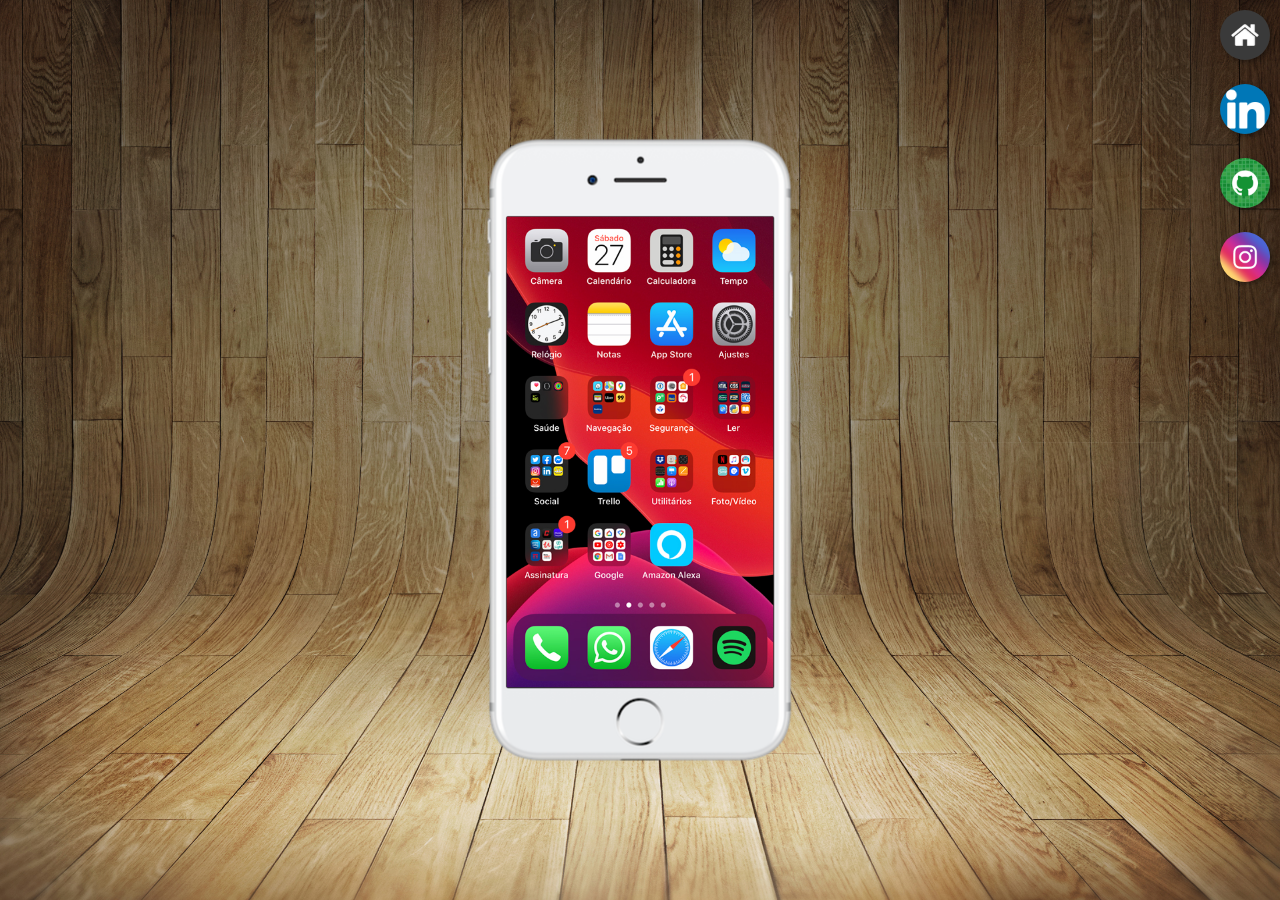
<file: index.html>
<!doctype html>
<html lang="pt-br">
  <head>
    <meta charset="UTF-8" />
    <meta name="viewport" content="width=device-width, initial-scale=1.0" />
    <link rel="stylesheet" href="estilo/style.css" />
    <link
      rel="shortcut icon"
      href="./imagens/favicon.ico"
      type="image/x-icon"
    />
    <title>Projeto Rede Social</title>
  </head>
  <body>
    <main>
      <section id="telefone">
        <iframe src="home.html" name="tela" id="tela" frameborder="0"></iframe>
      </section>
      <section id="rede_sociais">
        <a href="home.html" target="tela"
          ><img src="imagens/logo-home.jpg" alt="" class="icone"
        /></a>
        <br />
        <a href="linkedin.html" target="tela"
          ><img src="imagens/images.png" alt="logo-linkedin" class="icone"
        /></a>
        <br />
        <a href="github.html" target="tela"
          ><img src="imagens/logo-github.jpg" class="icone" alt="icone_gitHub"
        /></a>
        <br />
        <a href="instagram.html" target="tela"
          ><img
            src="imagens/logo-instagram.jpg"
            alt="icone-instagram"
            class="icone"
        /></a>
      </section>
    </main>
  </body>
</html>
</file>
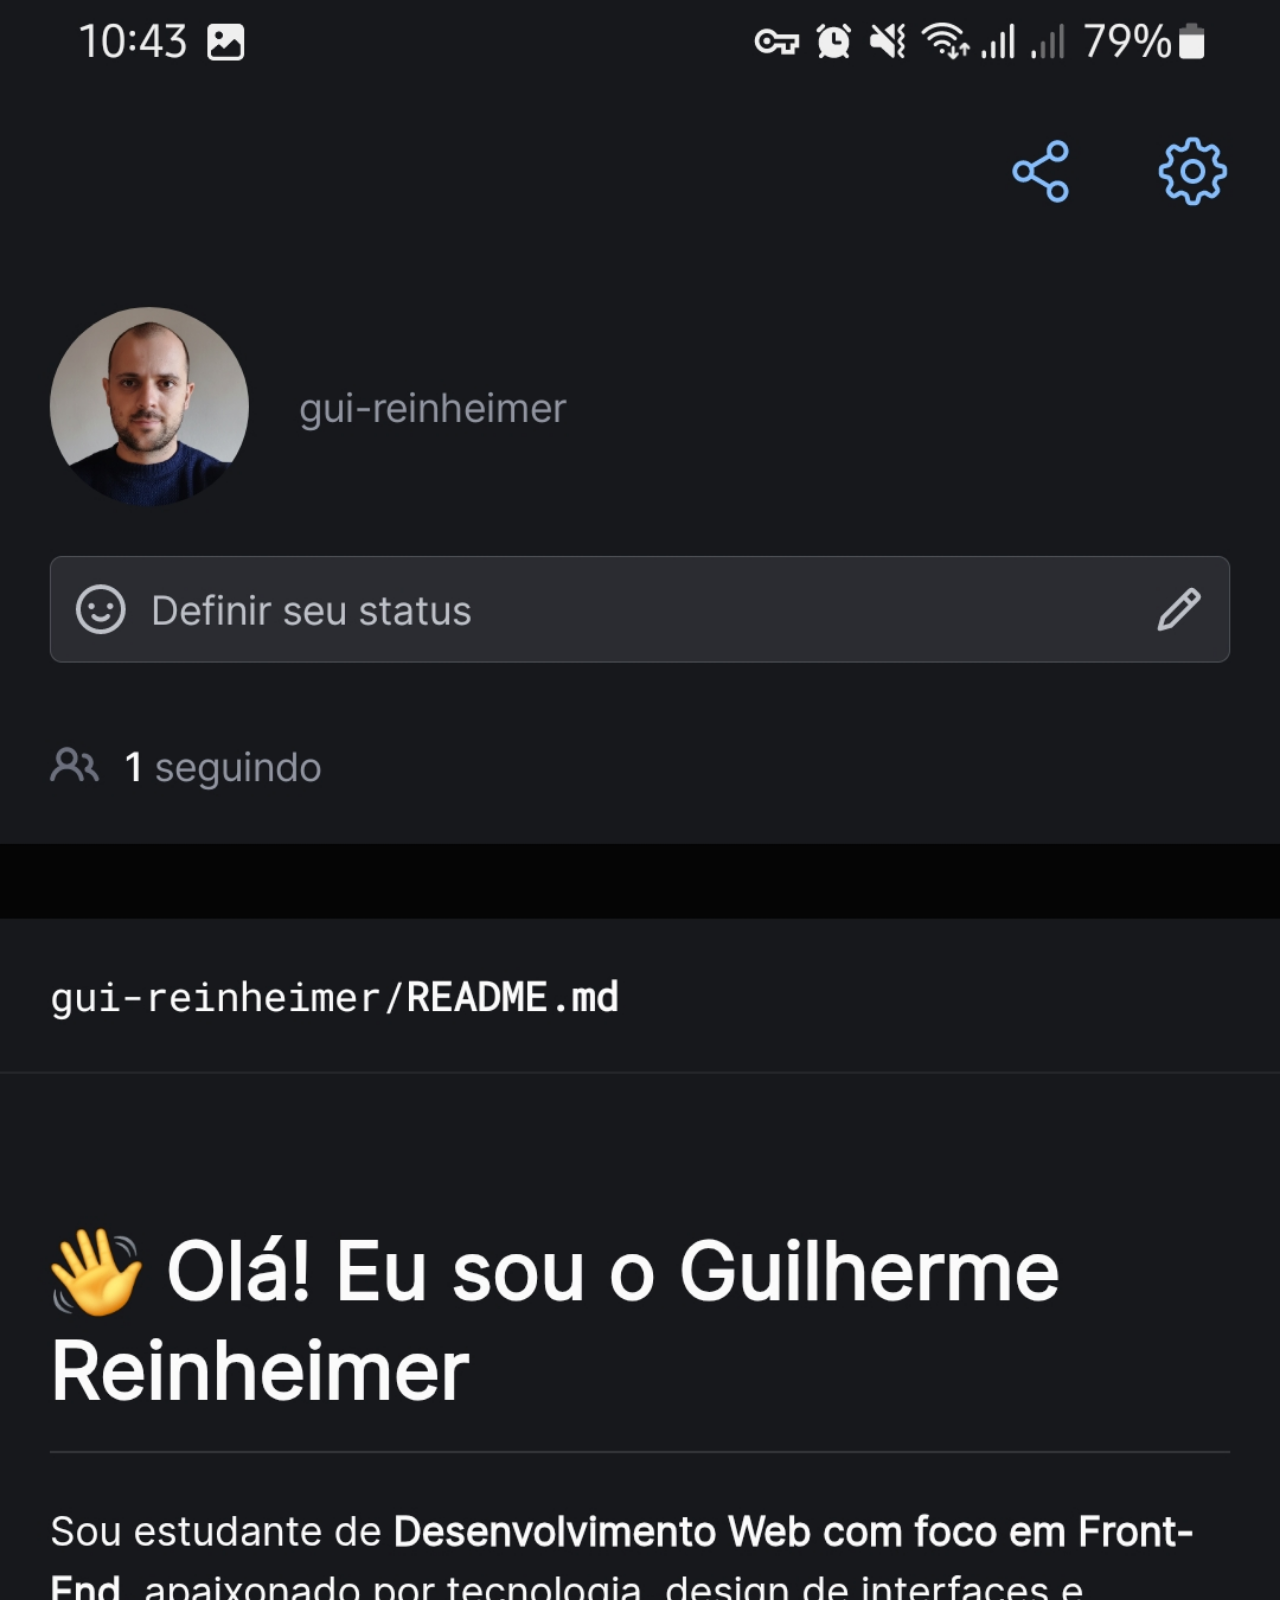
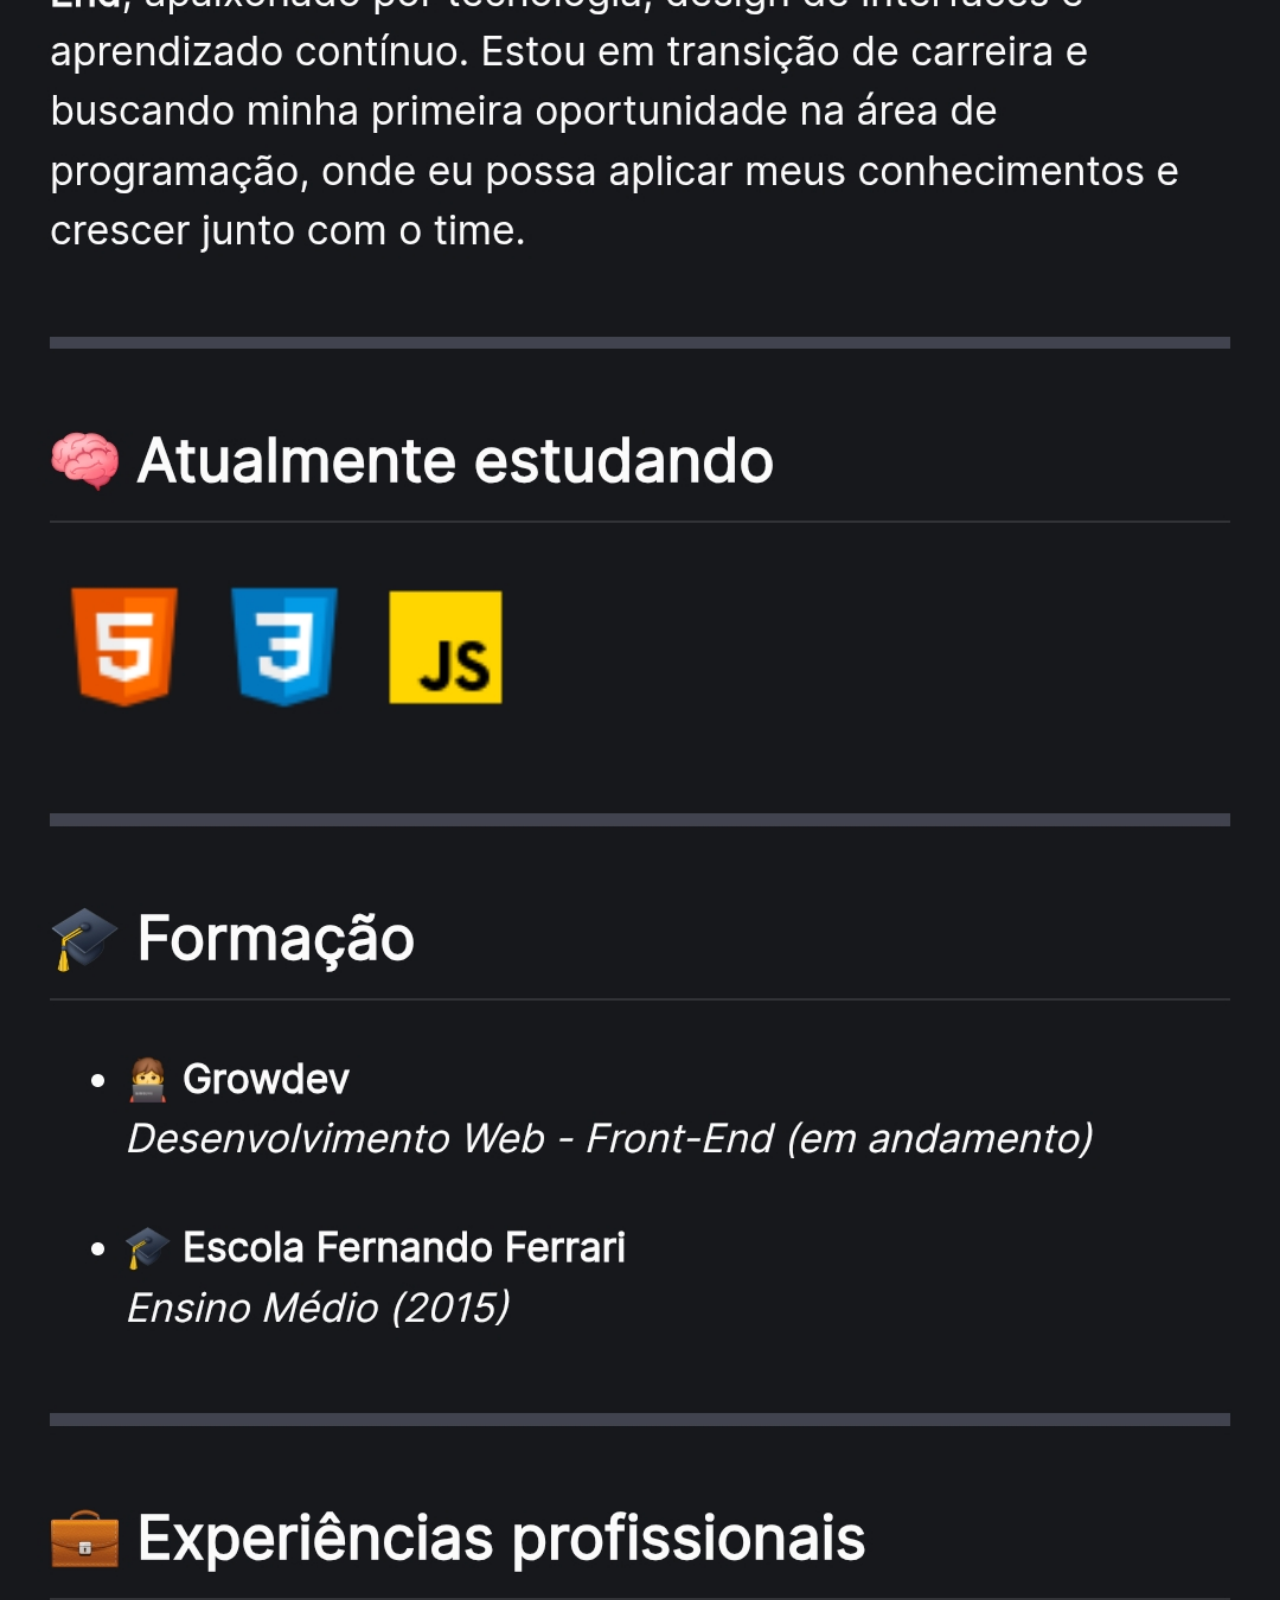
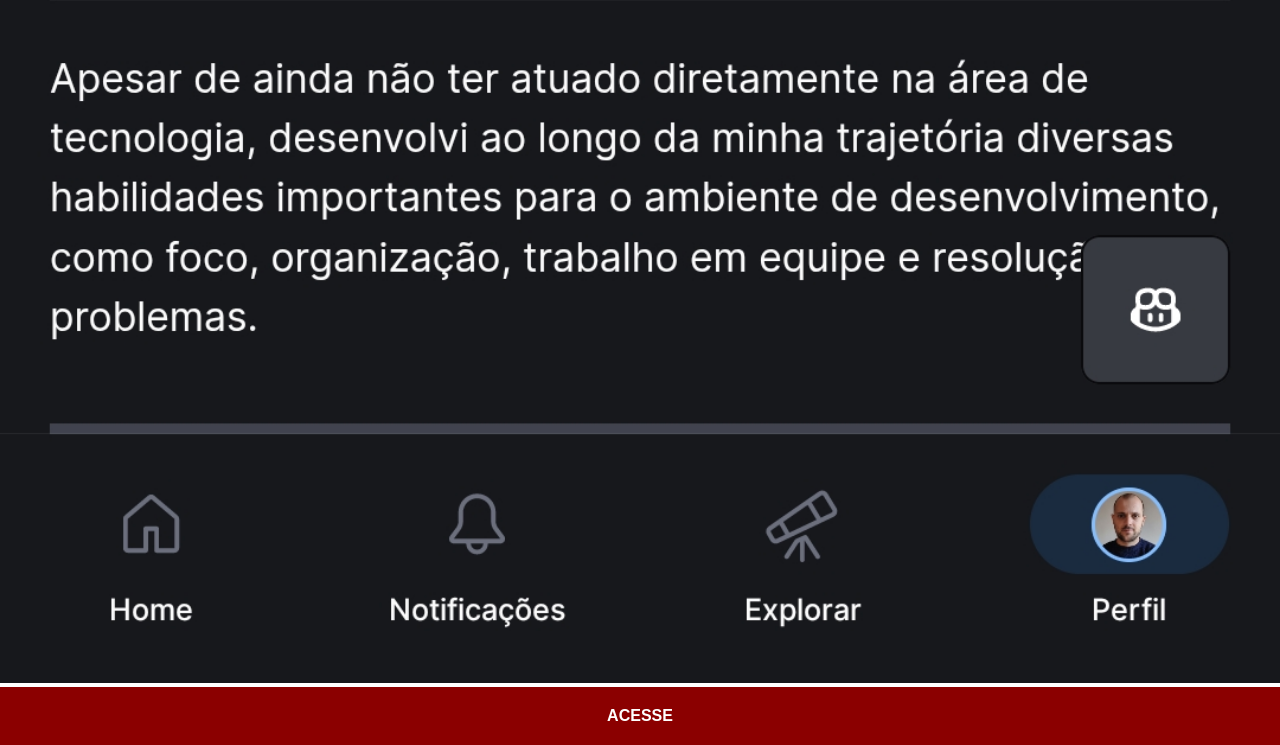
<file: github.html>
<!doctype html>
<html lang="pt-br">
  <head>
    <meta charset="UTF-8" />
    <meta name="viewport" content="width=device-width, initial-scale=1.0" />
    <link rel="stylesheet" href="estilo/social.css">
    <title>Linkedin</title>
  </head>
  <body>
    <img src="imagens/tela-github.jpg" alt="gitHub" />
    <a href="https://github.com/gui-reinheimer" target="_blank">ACESSE</a>
  </body>
</html>
</file>
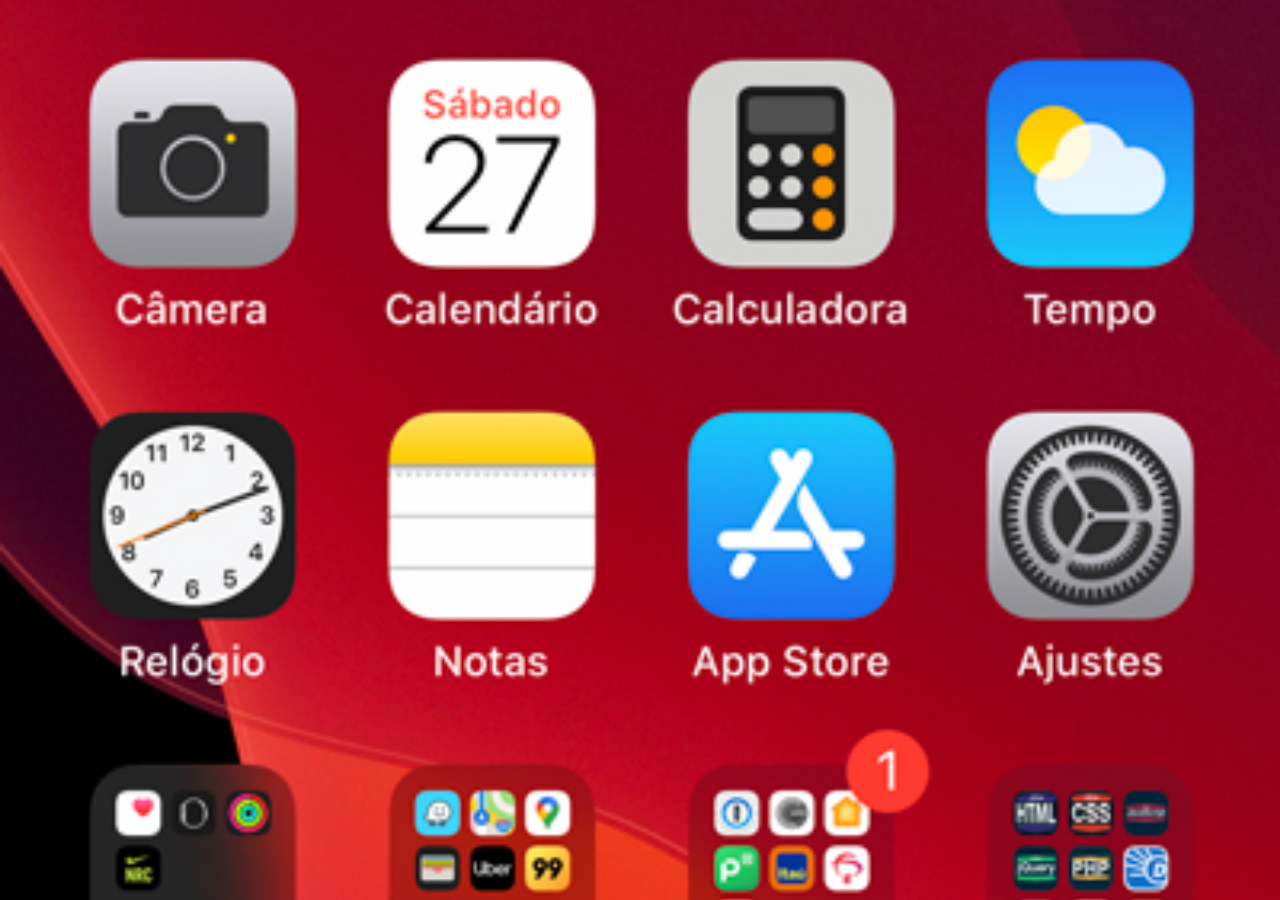
<file: home.html>
<!DOCTYPE html>
<html lang="en">
<head>
    <meta charset="UTF-8">
    <meta name="viewport" content="width=device-width, initial-scale=1.0">
    <title>Home</title>
    <style>
        * {
            margin: 0px;
            padding: 0px;
        }

        body {
            width: 100vw;
            height: 100vh;
            background: black url(imagens/tela-home.jpg) no-repeat top center;
            background-size: cover;
        }
    </style>
</head>
<body>
    
</body>
</html>
</file>
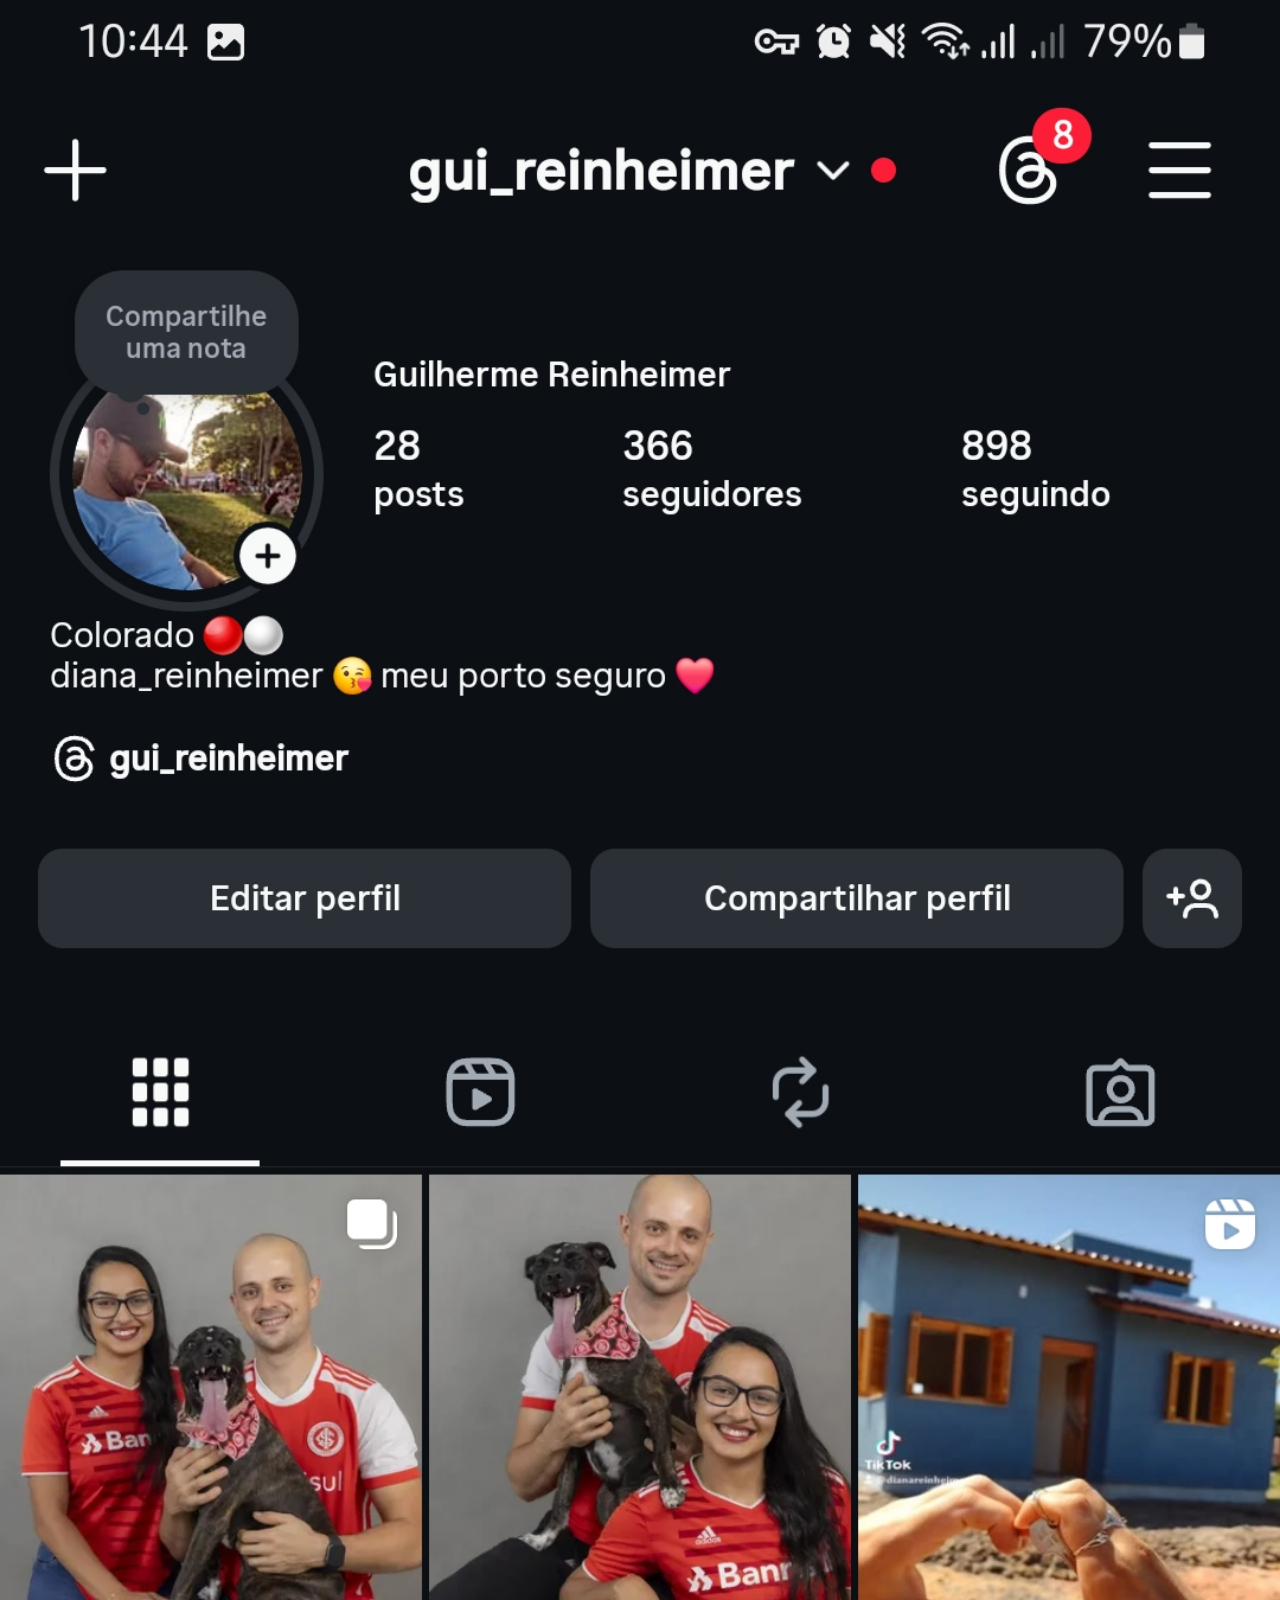
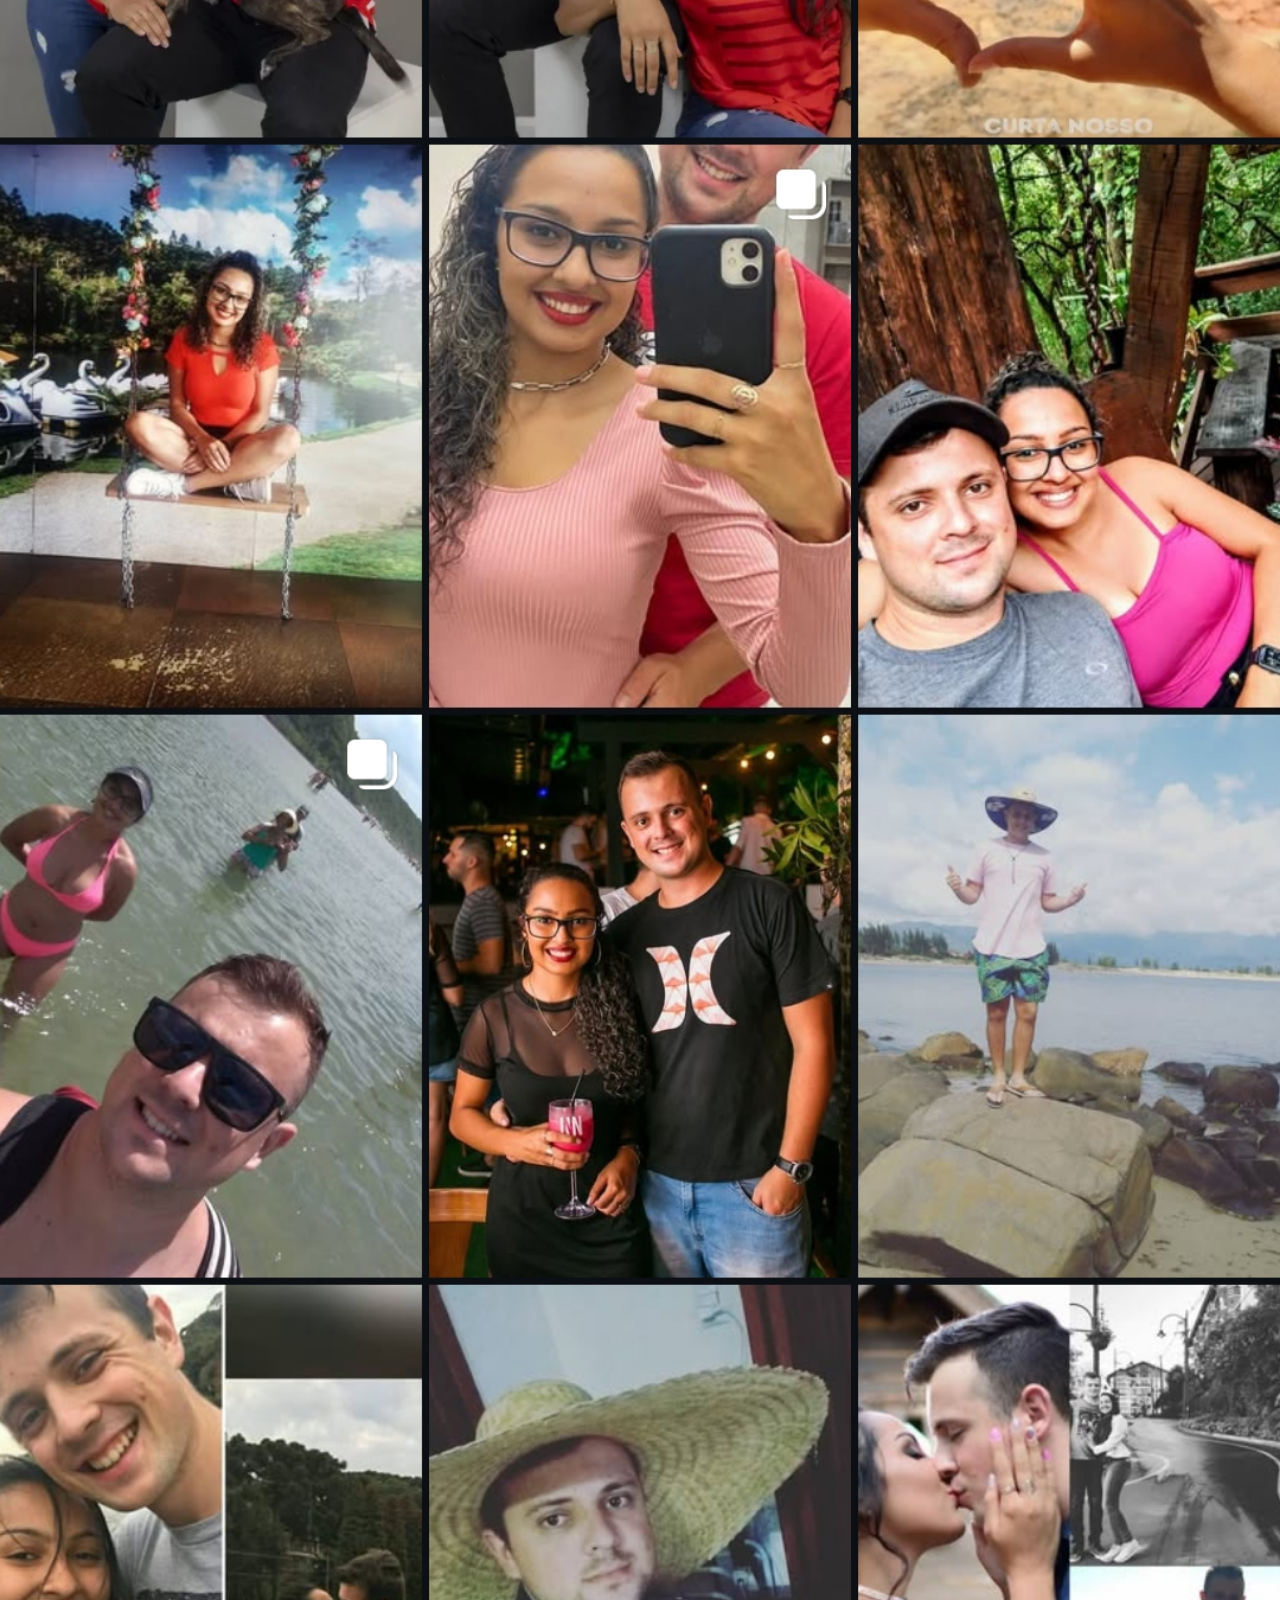
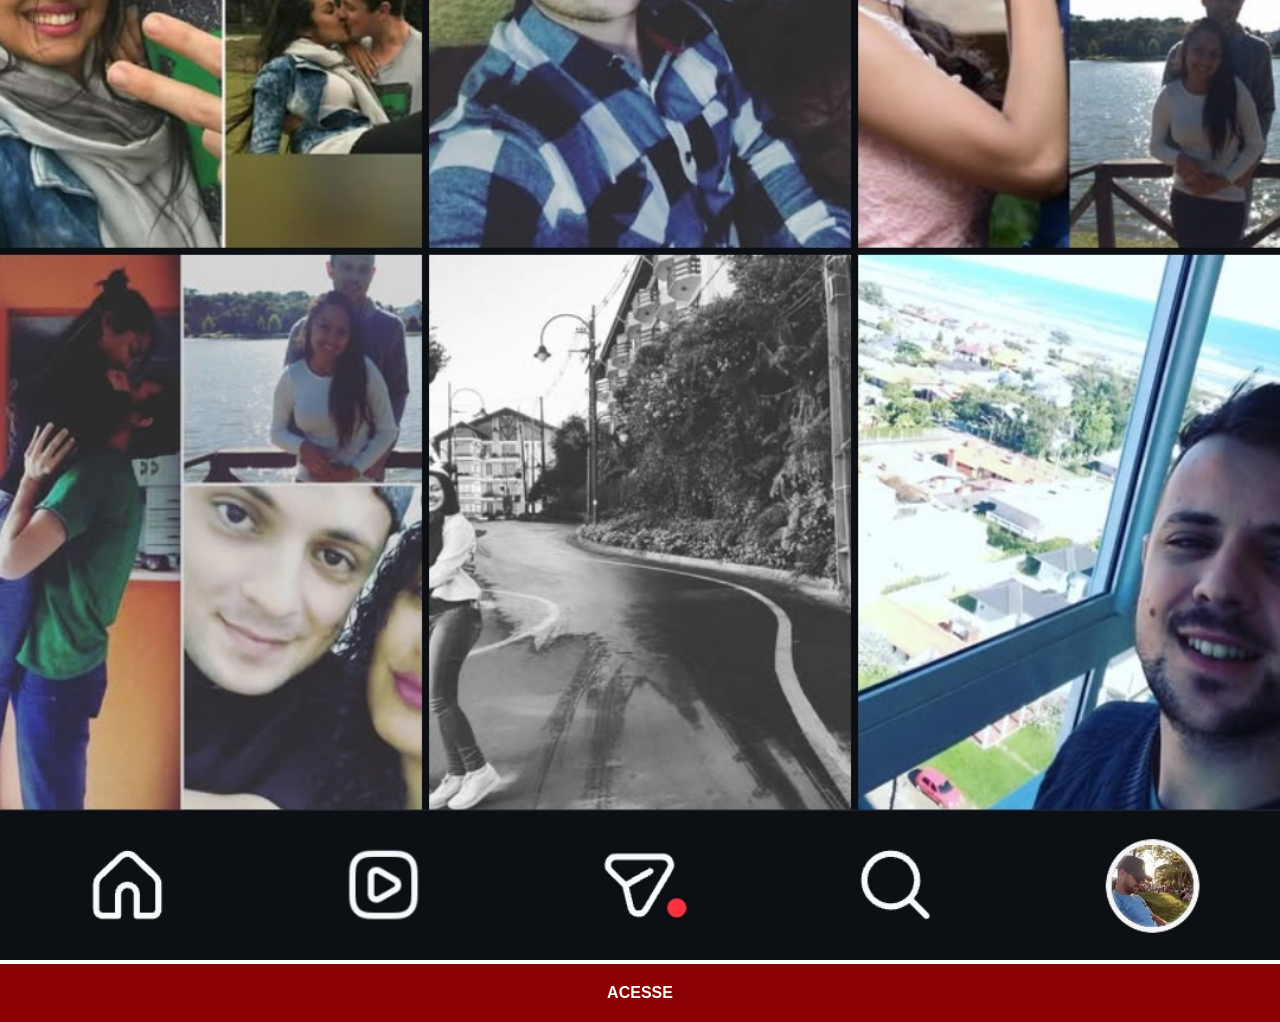
<file: instagram.html>
<!doctype html>
<html lang="pt-br">
  <head>
    <meta charset="UTF-8" />
    <meta name="viewport" content="width=device-width, initial-scale=1.0" />
    <link rel="stylesheet" href="estilo/social.css">
    <title>Linkedin</title>
  </head>
  <body>
    <img src="imagens/tela-instagram.jpg" alt="instagram" />
    <a href="https://www.instagram.com/gui_reinheimer/" target="_blank">ACESSE</a>
  </body>
</html>
</file>
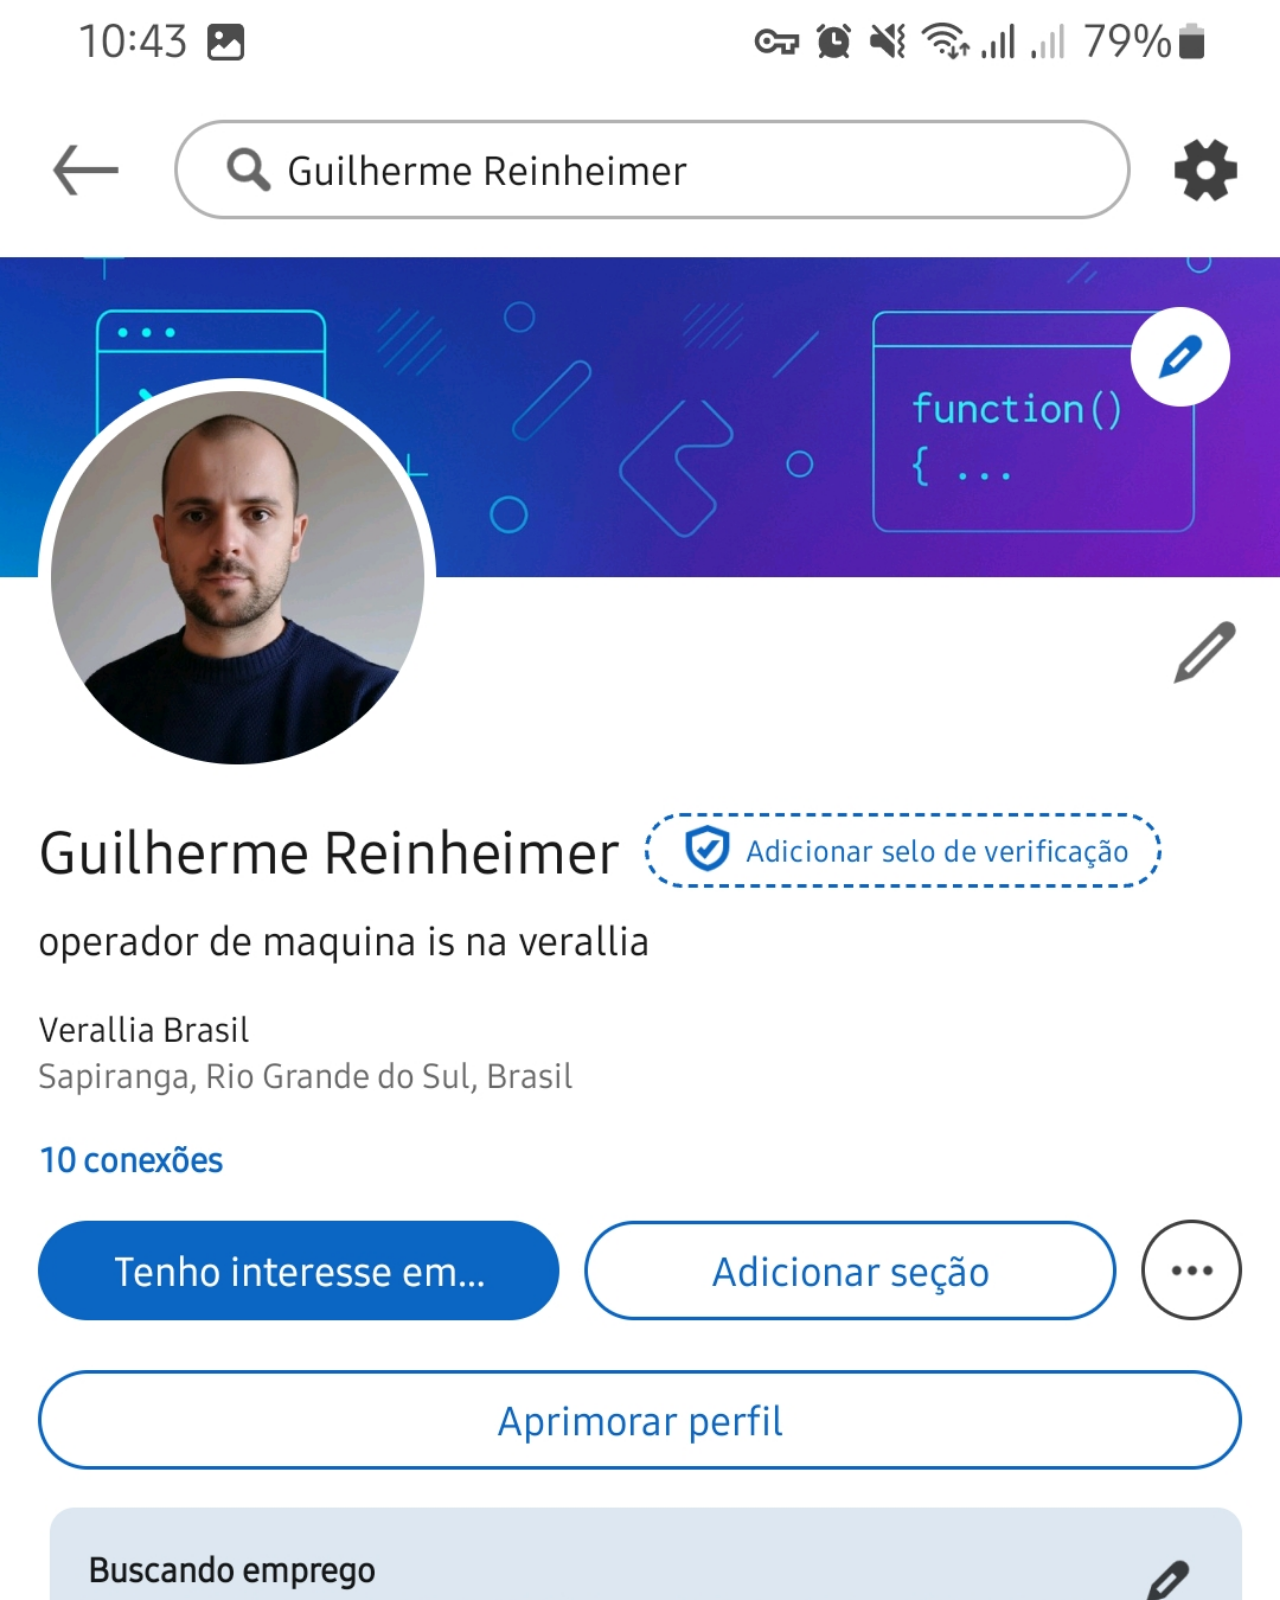
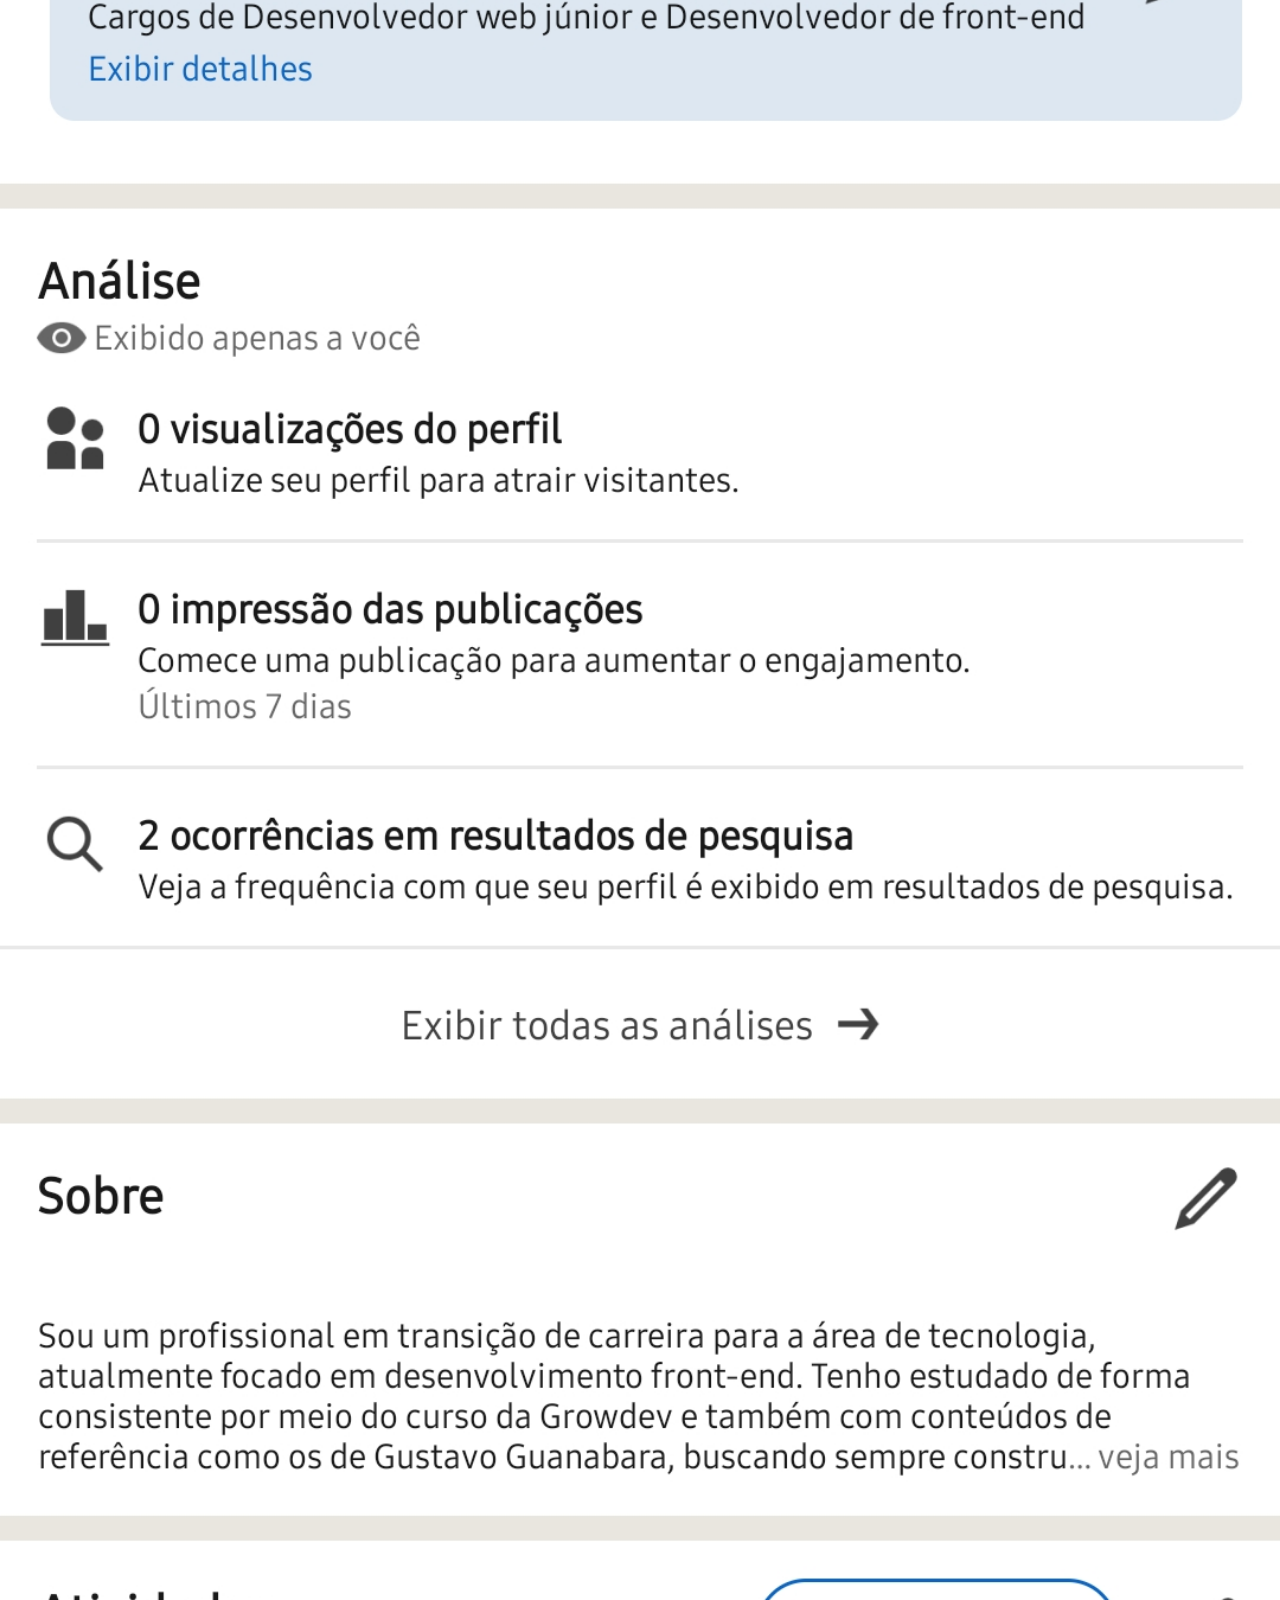
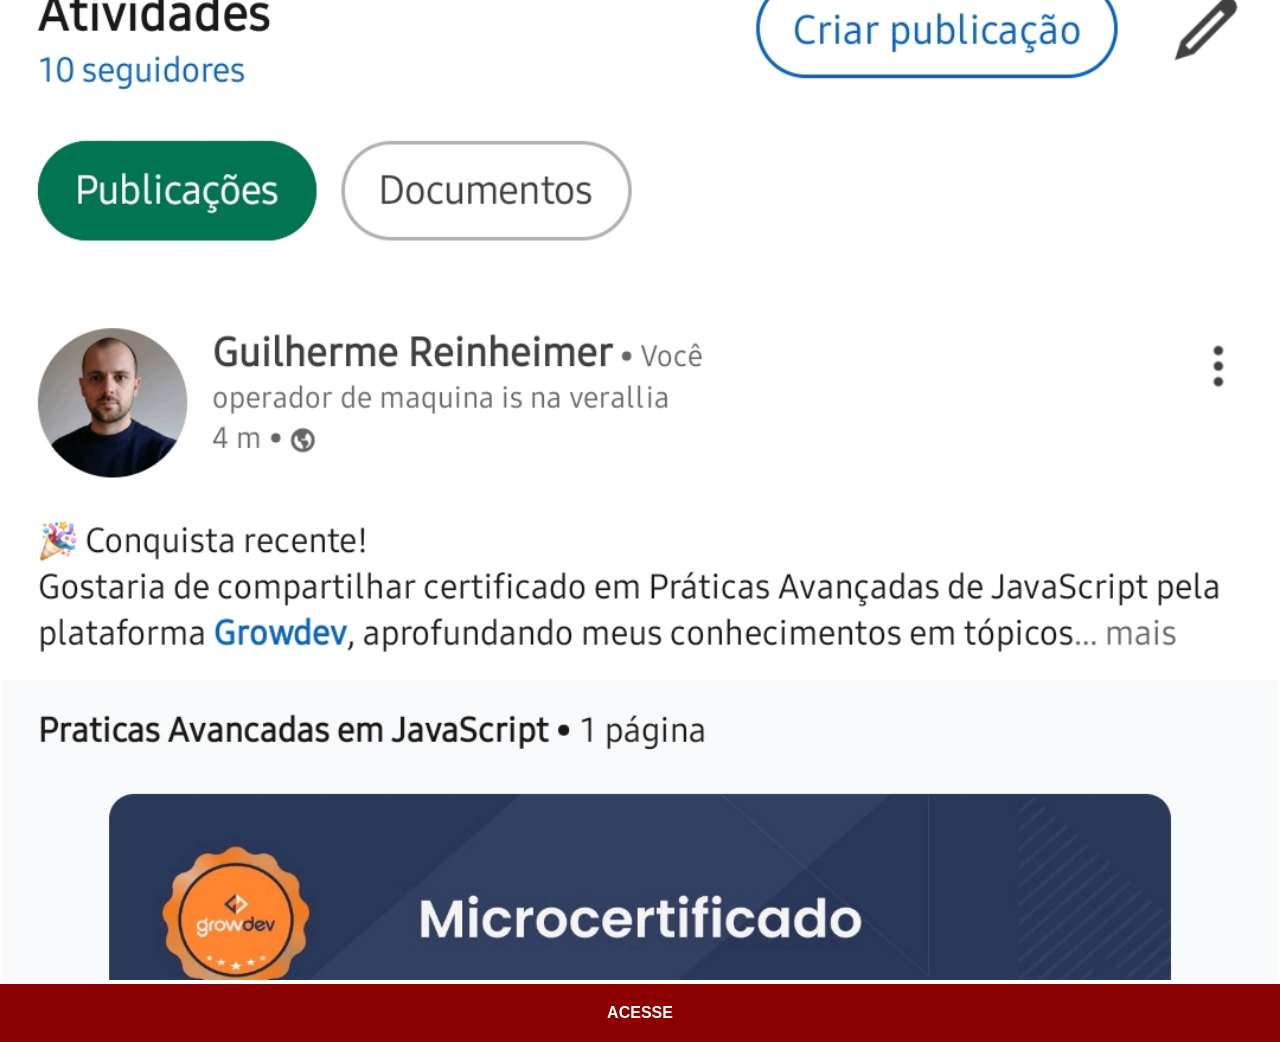
<file: linkedin.html>
<!doctype html>
<html lang="pt-br">
  <head>
    <meta charset="UTF-8" />
    <meta name="viewport" content="width=device-width, initial-scale=1.0" />
    <link rel="stylesheet" href="estilo/social.css">
    <title>Linkedin</title>
  </head>
  <body>
    <img src="imagens/tela-linkedin.jpg" alt="linkedin" />
    <a href="https://www.linkedin.com/feed/" target="_blank">ACESSE</a>
  </body>
</html>
</file>
<file: estilo/style.css>
@charset "UTF-8";

* {
  margin: 0px;
  padding: 0px;
  font-family: Arial, Helvetica, sans-serif;
}
html,
body {
  height: 100vh;
  width: 100vw;
}

body {
  background: url(../imagens/fundo-madeira.jpg) no-repeat top center fixed;
  background-size: cover;
}

main {
  height: 100vh;
  position: relative;
}

section#telefone {
  position: absolute;
  top: 50%;
  left: 50%;
  transform: translate(-50%, -50%);
  height: 627px;
  width: 311px;
  background: url(../imagens/frame-iphone.png) no-repeat;
}

iframe#tela {
  position: relative;
  top: 80px;
  left: 22px;
  width: 267px;
  height: 471px;
}

section#rede_sociais {
    text-align: right;
  }

img.icone {
  width: 50px;
  border-radius: 50%;
  margin: 10px;
  box-shadow: 2px 2px 5px rgba(0, 0, 0, 0.4);
}

img.icone:hover {
  border: 2px solid white;
  transform: translate(-3px, -3px);
  box-shadow: 5px 5px 10px rgba(0, 0, 0, 0.600);
  transition: transform 1s, border 1s;
}
</file>
<file: estilo/social.css>
* {
        margin: 0px;
        padding: 0px;
        font-family: Arial, Helvetica, sans-serif;
      }

      ::-webkit-scrollbar{
        width: 0px;
        height: 0px;
      }

      img {
        width: 100vw;
        margin-bottom: 0px;
      }
      a {
        display: block;
        background-color: darkred;
        padding: 20px;
        text-align: center;
        font-weight: bolder;
        text-decoration: none;
        color: white;
      }

      a:hover {
        background-color: red;
      }
</file>
